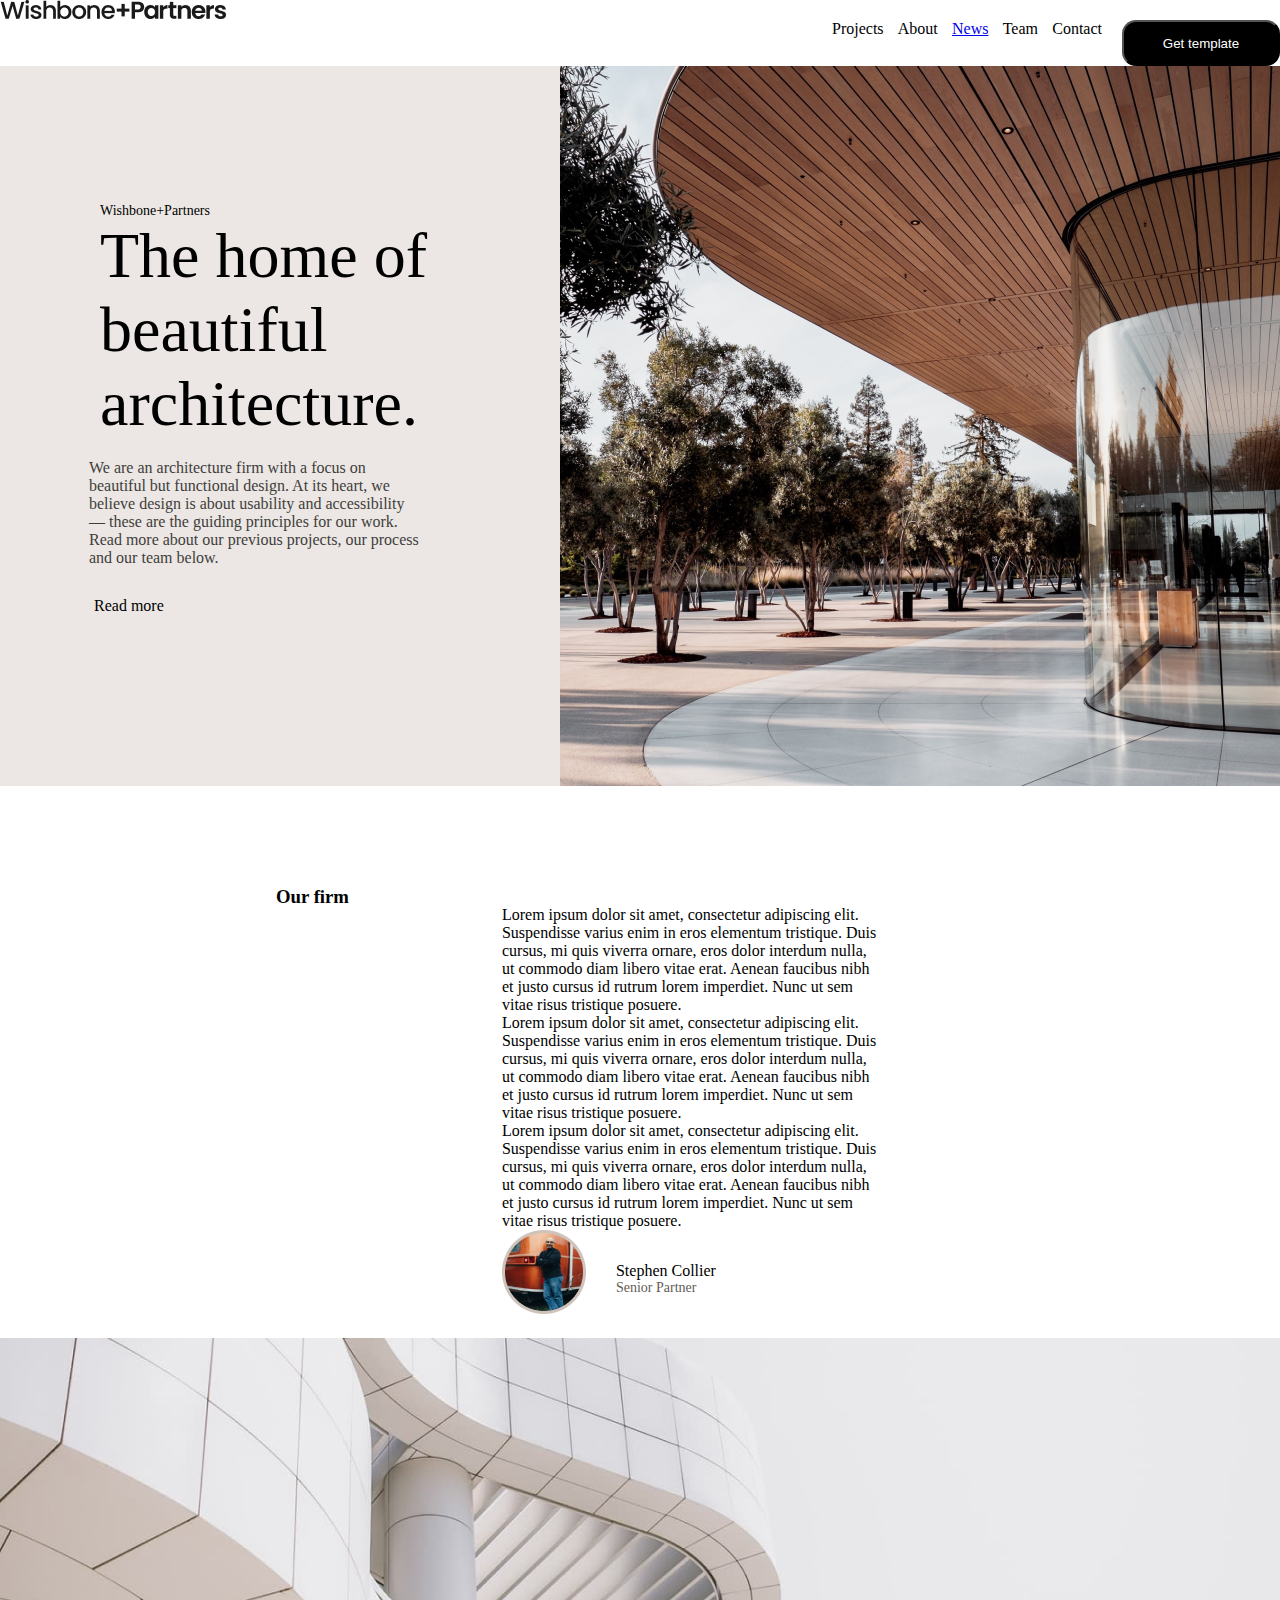
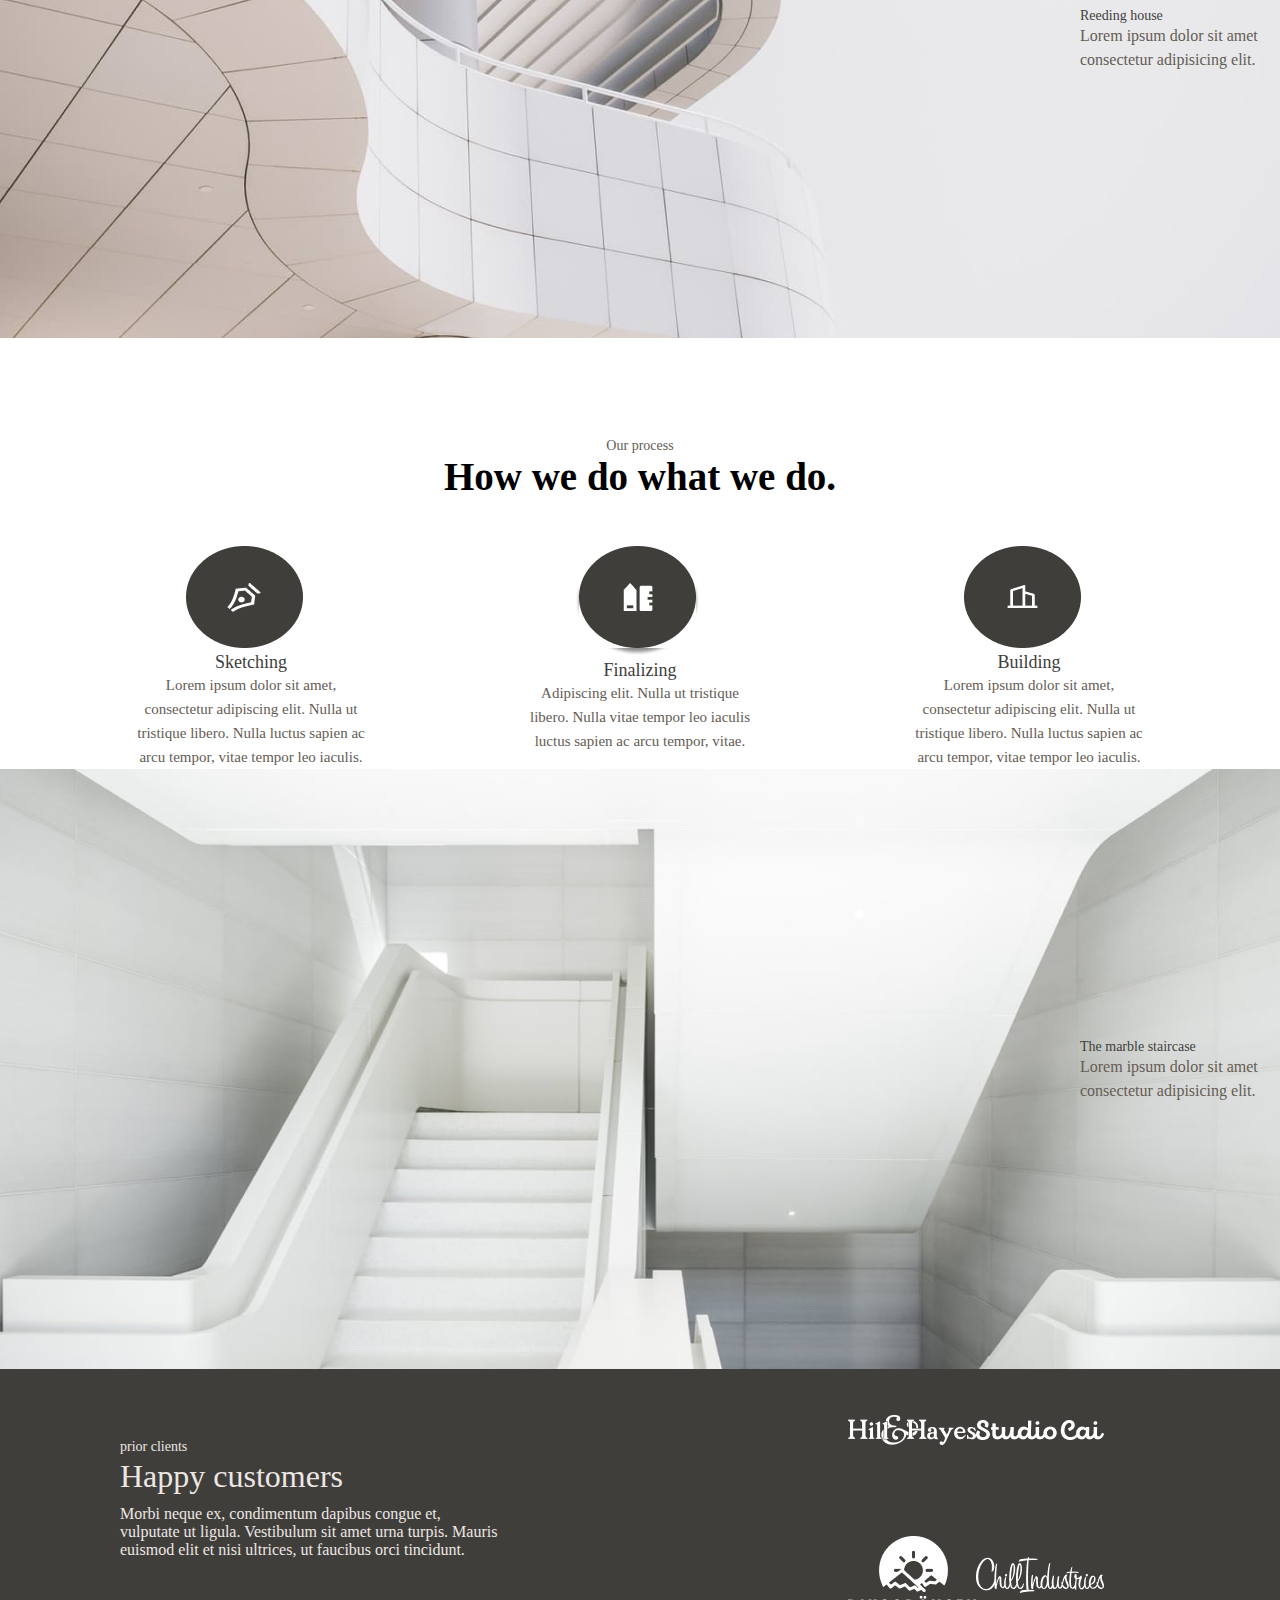
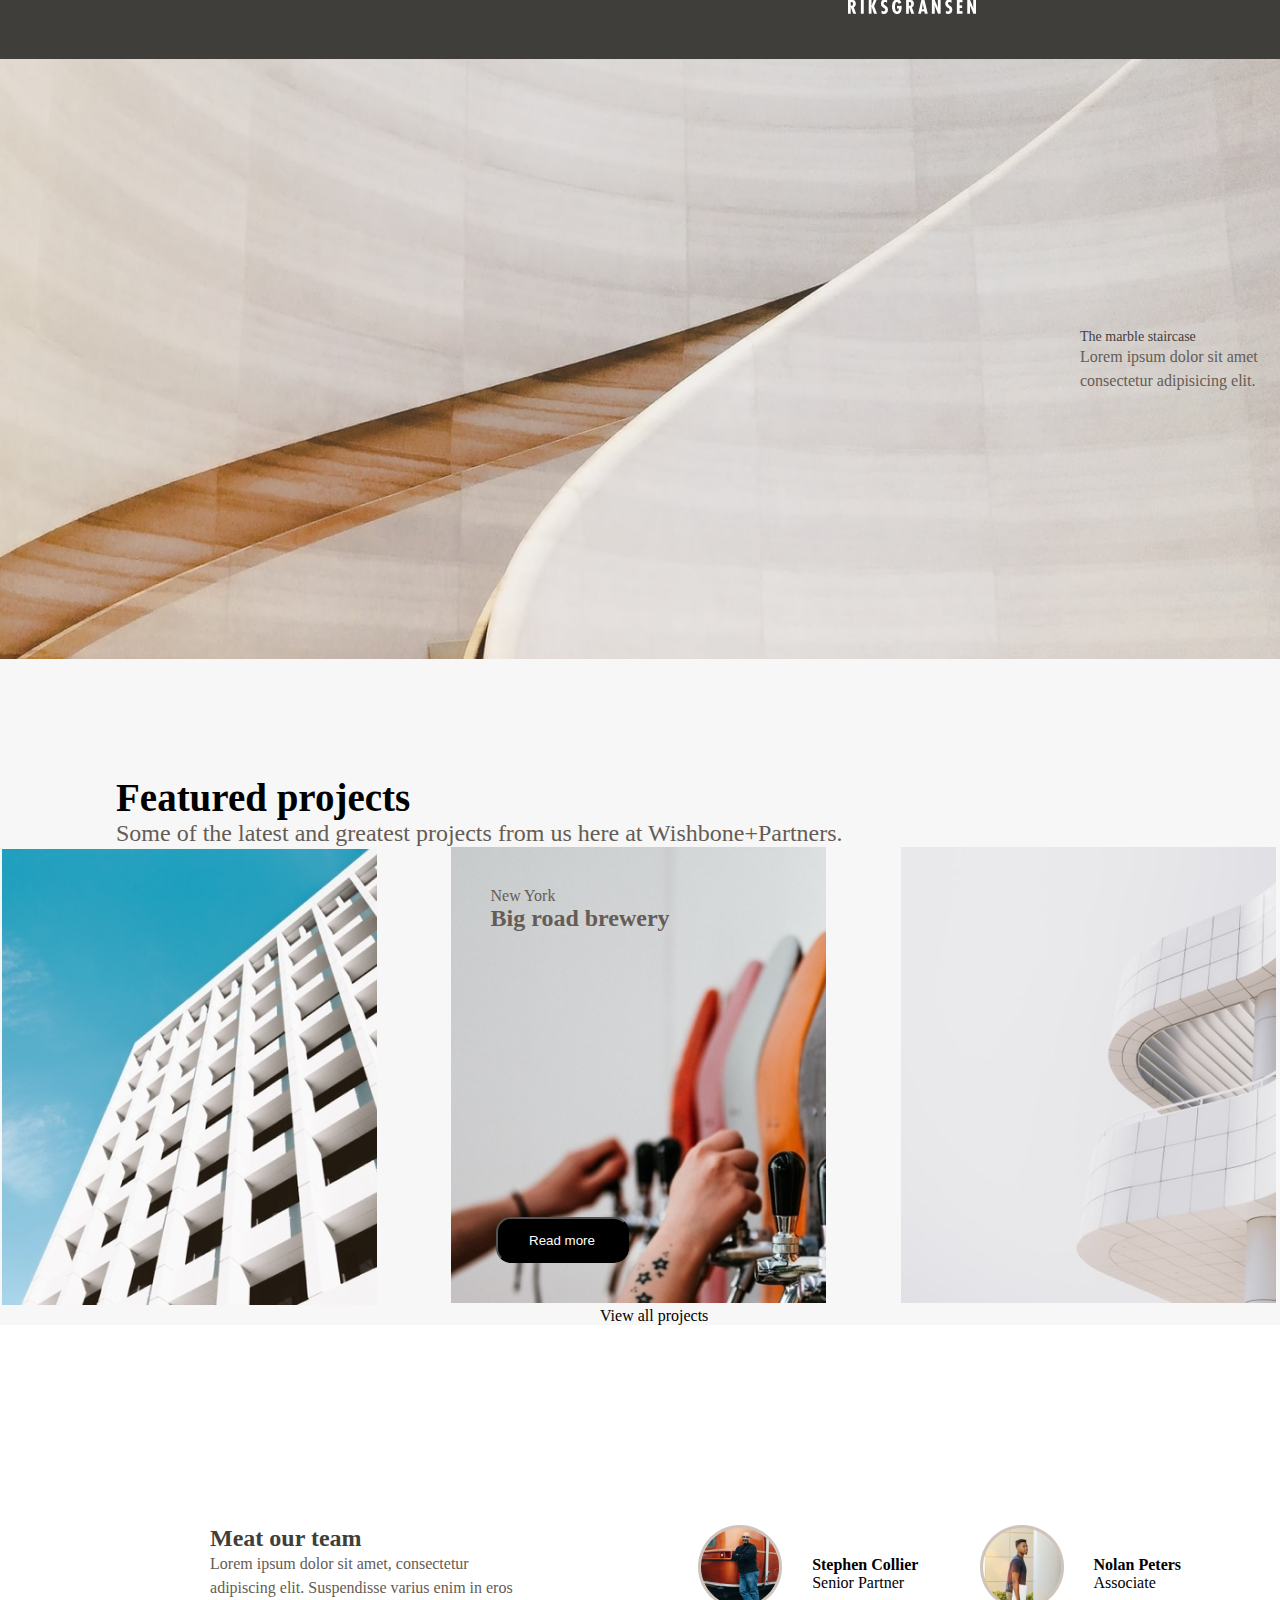
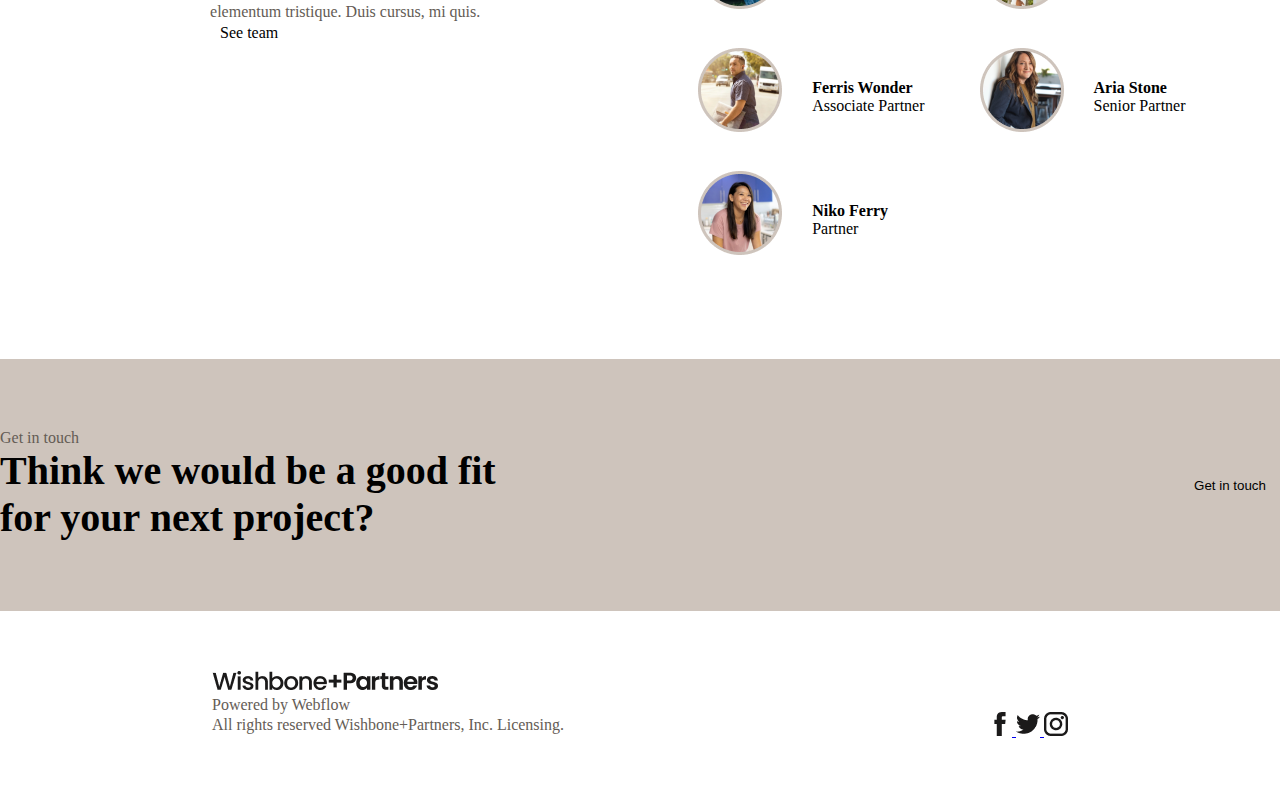
<file: index.html>
<!DOCTYPE html>
<html lang="en">
<head>
    <meta charset="UTF-8">
    <meta http-equiv="X-UA-Compatible" content="IE=edge">
    <meta name="viewport" content="width=device-width, initial-scale=1.0">
    <title>Document</title>
    <link rel="stylesheet" href="./css/styles.css">
   
</head>
<body>
    <header class="header">
        <div class="container">
        <div class="header__block">
            <div class="header__logo">
                <img src="./icons/Wishbone-Logotype-Dark.png" alt="">
            </div>
            <nav class="nav">
                <div class="header__nav">
            <ul class="nav__list">
                <li class="nav__list__item">Projects</li>
                <li class="nav__list__item">About</li>
                <li class="nav__list__item"> <a href="./catalog.html">News</a> </li>
                <li class="nav__list__item">Team</li>
                <li class="nav__list__item">Contact</li>
            </ul>
            <button class="header__btn">Get template</button>
                </div>
                <div class="hamburger">
                    <span></span>
                    <span></span>
                    <span></span>
                </div>
            </nav>  
        </div>
    </div>
</header>
    <!-- MAIN -->
    <main>
    <section class="promo">
    <div class="container">
        <div class="promo__block">
            <div class="promo__text">
                <p class="promo__subtitle">Wishbone+Partners</p>
                <h1 class="promo__title">The home of beautiful architecture.</h1>
                <div class="promo__descr">We are an architecture firm with a focus on beautiful but functional design. At its heart, we believe design is about usability and accessibility — these are the guiding principles for our work. Read more about our previous projects, our process and our team below.</div>
                    <a class="promo__btn" href="#">Read more</a>
            </div>
            <div class="promo__img">
                <img class="promo__img" src="./img/IMAGE.jpg" alt="">
            </div>
        </div>
    </div>
</section>

<section class="preview" id="preview">
    <div class="container">
        <div class="preview__wrapper">
            <h3 class="preview__title">Our firm</h3>
                <div class="preview__block">
                    <div class="preview__descr">
                        <p>Lorem ipsum dolor sit amet, consectetur adipiscing elit. Suspendisse varius enim in eros elementum tristique. Duis cursus, mi quis viverra ornare, eros dolor interdum nulla, ut commodo diam libero vitae erat. Aenean faucibus nibh et justo cursus id rutrum lorem imperdiet. Nunc ut sem vitae risus tristique posuere. </p>
                        <p>Lorem ipsum dolor sit amet, consectetur adipiscing elit. Suspendisse varius enim in eros elementum tristique. Duis cursus, mi quis viverra ornare, eros dolor interdum nulla, ut commodo diam libero vitae erat. Aenean faucibus nibh et justo cursus id rutrum lorem imperdiet. Nunc ut sem vitae risus tristique posuere.</p>
                        <p>Lorem ipsum dolor sit amet, consectetur adipiscing elit. Suspendisse varius enim in eros elementum tristique. Duis cursus, mi quis viverra ornare, eros dolor interdum nulla, ut commodo diam libero vitae erat. Aenean faucibus nibh et justo cursus id rutrum lorem imperdiet. Nunc ut sem vitae risus tristique posuere. </p>
                    </div>
                    <div class="preview__author">
                        <div class="preview__author__photo">
                            <img src="./img/IMAGE.png" alt="photo-owner">
                        </div>
                        <div class="preview__author__name">
                           <p class="preview__author__text">Stephen Collier</p>
                            <span class="preview__author__text_1">Senior Partner</span>
                        </div>
                    </div>
                </div>
            </div>
        </div>
    </section>

<section class="projects">
    <div class="projects__wrapper projects__wrapper__first">
        <div class="projects__descr_right">
            <p class="projects__subheader">Reeding house</p>
            <div class="projects__descr">
                Lorem ipsum dolor sit amet consectetur adipisicing elit.
            </div>
        </div>
    </div>
</section>

<section class="process">
    <div class="container">
        <div class="process__wrapper">
            <p class="process__subtitle">Our process</p>
            <h2 class="process__title">How we do what we do.</h2>
            <div class="process__block">
                <div class="process__items">
                    <div class="process__img">
                        <img src="./img/process1.png" alt="">
                    </div>
                    <p class="process__name">Sketching</p>
                    <div class="process__descr">
                        Lorem ipsum dolor sit amet, consectetur adipiscing elit. Nulla ut tristique libero. Nulla luctus sapien ac arcu tempor, vitae tempor leo iaculis.
                    </div>
                </div>
                <div class="process__items">
                    <div class="process__img">
                        <img src="./img/process2.png" alt="">
                    </div>
                    <p class="process__name">Finalizing</p>
                    <div class="process__descr">
                        Adipiscing elit. Nulla ut tristique libero. Nulla vitae tempor leo iaculis luctus sapien ac arcu tempor, vitae. 
                    </div>
                    </div>
                    <div class="process__items">
                        <div class="process__img">
                            <img src="./img/process3.png" alt="">
                        </div>
                        <p class="process__name">Building</p>
                        <div class="process__descr">
                            Lorem ipsum dolor sit amet, consectetur adipiscing elit. Nulla ut tristique libero. Nulla luctus sapien ac arcu tempor, vitae tempor leo iaculis.
                        </div>
                    </div>
                </div>
            </div>
        </div>
    </section>

    <section class="projects">
        <div class="projects__wrapper projects__wrapper__second">
            <div class="projects__descr_right">
                <p class="projects__subheader">The marble staircase</p>
                <div class="projects__descr">
                    Lorem ipsum dolor sit amet consectetur adipisicing elit.
                </div>
            </div>
        </div>
    </section>

    <section class="clients">
        <div class="container">
            <div class="clients__block">
                <div class="clients__report">
                    <p class="clients__subtitle">prior clients</p>
                    <h3 class="clients__title">Happy customers</h3>
                    <div class="clients__descr">
                        Morbi neque ex, condimentum dapibus congue et, vulputate ut ligula. Vestibulum sit amet urna turpis. Mauris euismod elit et nisi ultrices, ut faucibus orci tincidunt.
                    </div>
                </div>
                <div class="clients__list">
                    <img src="./img/logo1.png" alt="">
                    <img src="./img/logo2.png" alt="">
                    <img src="./img/logo3.png" alt="">
                    <img src="./img/logo4.png" alt="">
                </div>
            </div>
        </div>
    </section>

    <section class="projects">
        <div class="projects__wrapper projects__wrapper__third">
            <div class="projects__descr_left">
                <p class="projects__subheader">The marble staircase</p>
                <div class="projects__descr">
                    Lorem ipsum dolor sit amet consectetur adipisicing elit.
                </div>
            </div>
        </div>
    </section>

    <section class="featured" id="featured">
        <div class="featured__wrapper">
            <h2 class="featured__title">Featured projects</h2>
            <p class="featured__subtitle">Some of the latest and greatest projects from us here at Wishbone+Partners.</p>

            <div class="featured__list">
                <div class="featured__items">
                    <img class="featured__pr" src="./img/project1.png" alt="project 1">
                </div>

                <div class="featured__items featured__items__text">
                    <div class="featured__desc">
                        <p class="featured__desc__subtitle">New York</p>
                        <h2 class="featured__desc__title">Big road brewery</h2>
                    </div>
                    <div class="featured__desc__button">
                        <button class="button button__more">Read more</button>
                    </div>
                    <img class="featured__pr" src="./img/project2.png" alt="project2">
                </div>

                <div class="featured__items featured__items1">
                    <img class="featured__pr" src="./img/project3.png" alt="project3">
                </div>
            </div>
            <a class="button button__view featured__button" href="#">View all projects</a>
        </div>
    </section>

    <section class="team" id="team">
        <div class="wrapper">
            <div class="team__block">
                <div class="team__report">
                    <h2 class="team__title">Meat our team</h2>
                    <p class="team__descr">Lorem ipsum dolor sit amet, consectetur adipiscing elit. Suspendisse varius enim in eros elementum tristique. Duis cursus, mi quis.</p>
                    <a class="team__button" href="#"> See team</a>
                </div>

                <div class="team__preview">
                    <div class="preview__author">
                        <div class="preview__author__photo">
                            <img src="./img/IMAGE.png" alt="photo-owner">
                        </div>
                        <div class="preview__author__name">
                           <b>Stephen Collier</b> 
                            <span>Senior Partner</span>
                        </div>
                    </div>
                    <div class="preview__author">
                        <div class="preview__author__photo">
                            <img src="./img/nolan.png" alt="">
                        </div>
                        <div class="preview__author__name">
                          <b>Nolan Peters</b>  
                            <span>Associate</span>
                        </div>
                    </div>
                    <div class="preview__author">
                        <div class="preview__author__photo">
                            <img src="./img/ferris.png" alt="">
                        </div>
                        <div class="preview__author__name">
                          <b>Ferris Wonder  </b>                    <span>Associate Partner</span>
                            
                        </div>
                    </div>
                    <div class="preview__author">
                        <div class="preview__author__photo">
                            <img src="./img/aria.png" alt="">
                        </div>
                        <div class="preview__author__name">
                          <b>Aria Stone </b>                     <span>Senior Partner</span>
                            
                        </div>
                </div>
                <div class="preview__author">
                    <div class="preview__author__photo">
                        <img src="./img/niko.png" alt="">
                    </div>
                    <div class="preview__author__name">
                       <b>Niko  Ferry </b>                 <span>Partner</span>
                        
                    </div>
            </div>
            </div>
        </div>
    </section>

    <section class="touch" id="contactsas">
        <div class="wrapper">
            <div class="touch__block">
                <div class="touch__desc">
                    <p class="touch__subtitle">Get in touch</p>
                    <h2 class="touch__title">Think we would be a good fit for your next project?</h2>
                </div>
                <button class="button touch__button">Get in touch</button>
            </div>
        </div>
    </section>

    </main>
    <footer class="footer">
        <div class="footer__wrapper">
            <div class="footer__block">
                <div class="footer__desc">
                    <div class="footer__logo">
                        <img src="./icons/Wishbone-Logotype-Dark.png" alt="">
                    </div>
                    <p class="footer__desc">Powered by Webflow
                        <br>
                        All rights reserved Wishbone+Partners, Inc. Licensing.</p>
                    </div>
                    <div class="footer__social">
                        <a href="#" class="footer__social_link">
                            <img src="./icons/Frame.svg" alt="twitter"> </a>
                       
                        <a href="#" class="footer__social_link">
                            <img src="./icons/Frame.png" alt="inst"> </a>
                       
                        <a href="#" class="footer__social_link">
                            <img src="./icons/Frame (1).png" alt="fb"></a>
                        
                    </div>
                </div>
            </div>
        </footer>
</body>
</html>
</file>
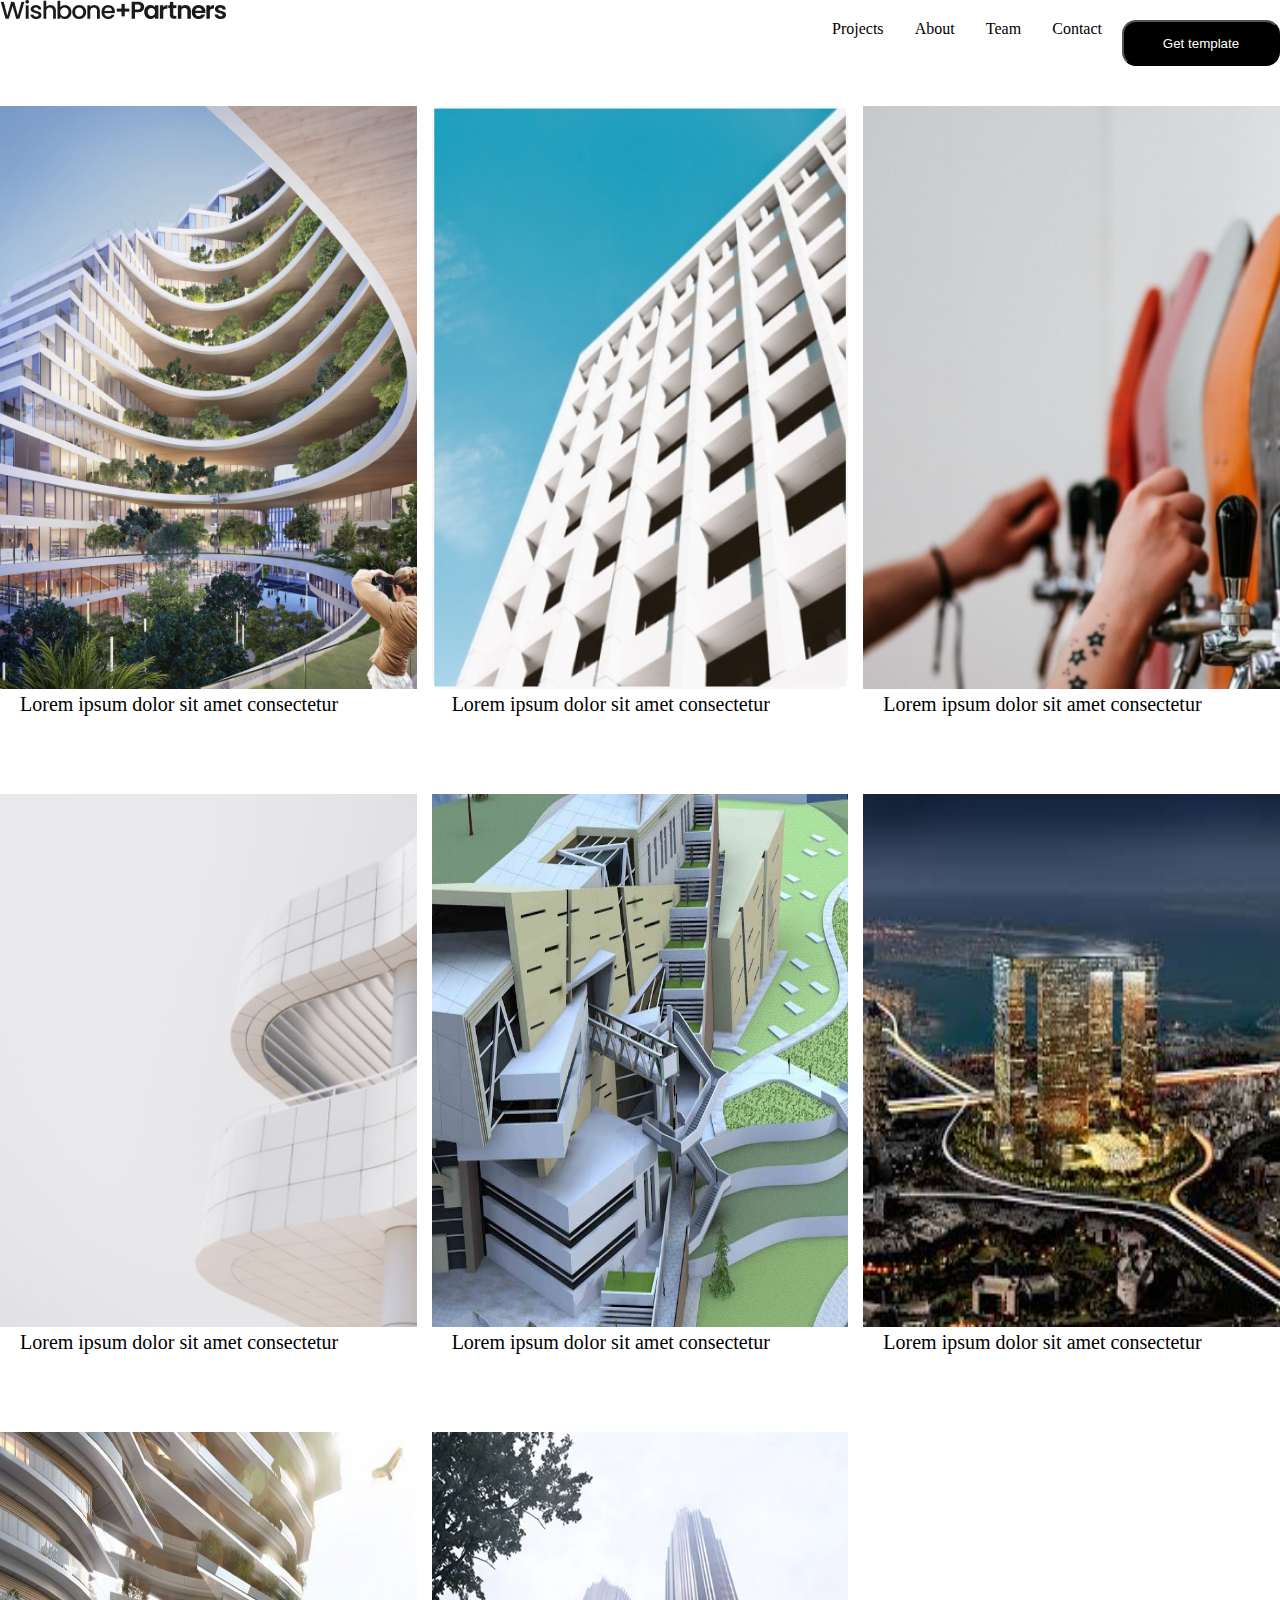
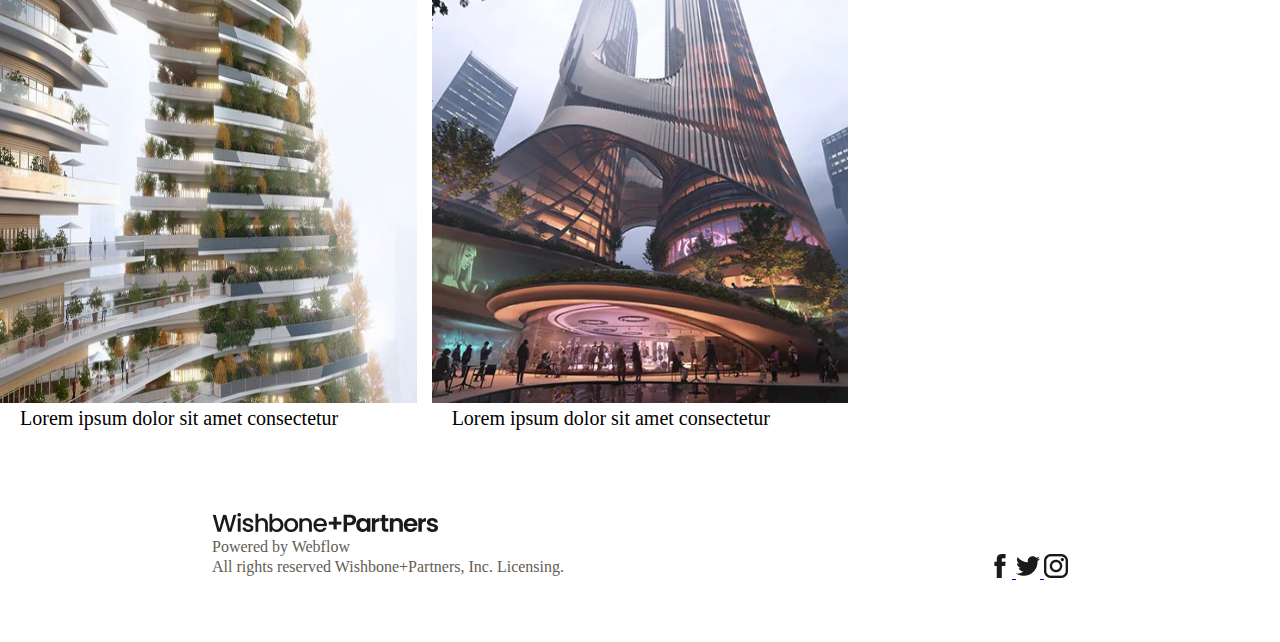
<file: catalog.html>
<!DOCTYPE html>
<html lang="en">
<head>
    <meta charset="UTF-8">
    <meta http-equiv="X-UA-Compatible" content="IE=edge">
    <meta name="viewport" content="width=device-width, initial-scale=1.0">
    <title>Document</title>
    <link rel="stylesheet" href="./css/styles.css">
</head>
<body>
    <header class="header">
        <div class="container">
        <div class="header__block">
            <div class="header__logo">
                <a href="./index.html"><img src="./icons/Wishbone-Logotype-Dark.png" alt=""></a>
            </div>
            <nav class="nav">
                <div class="header__nav">
            <ul class="nav__list">
                <li class="nav__list__item">Projects</li>
                <li class="nav__list__item">About</li>
                <li class="nav__list__item">Team</li>
                <li class="nav__list__item">Contact</li>
            </ul>
            <button class="header__btn">Get template</button>
                </div>
                <div class="hamburger">
                    <span></span>
                    <span></span>
                    <span></span>
                </div>
            </nav>  
        </div>
    </div>
</header>

<section class="catalog">
    <div class="catalog__blocks">
        <div class=" catalog__img__block catalog__img1">
           <a href="./project1.html"><img class="catalog__img" src="./img1/01_Ekspozita_Building_Render_Mario-Cucinella-Architects_full.jpg" alt=""></a> 
            <p class="catalog__descr">Lorem ipsum dolor sit amet consectetur</p>
        </div>

        <div class=" catalog__img__block catalog__img2">
           <a href="./project1.html"><img class="catalog__img" src="./img/project1.png" alt="" ></a> 
            <p class="catalog__descr">Lorem ipsum dolor sit amet consectetur</p>
        </div>

        <div class=" catalog__img__block catalog__img3">
           <a href="./project1.html"><img class="catalog__img" src="./img/project2.png" alt="" ></a> 
            <p class="catalog__descr">Lorem ipsum dolor sit amet consectetur</p>
        </div>

        <div class=" catalog__img__block catalog__img4">
            <a href="./project1.html"><img class="catalog__img" src="./img/project3.png" alt="" ></a>
            <p class="catalog__descr">Lorem ipsum dolor sit amet consectetur</p>
        </div>

        <div class=" catalog__img__block catalog__img5">
           <a href="./project1.html"><img class="catalog__img" src="./img1/8204c1140a1d524dc471d33cbef8c590.jpg" alt="" ></a> 
            <p class="catalog__descr">Lorem ipsum dolor sit amet consectetur</p>
        </div>

        <div class=" catalog__img__block catalog__img6">
            <a href="./project1.html"><img class="catalog__img" src="./img1/images.jpg" alt="" ></a>
            <p class="catalog__descr">Lorem ipsum dolor sit amet consectetur</p>
        </div>

        <div class=" catalog__img__block catalog__img7">
           <a href="./project1.html"><img class="catalog__img" src="./img1/1639210216.jpg" alt="" ></a> 
            <p class="catalog__descr">Lorem ipsum dolor sit amet consectetur</p>
        </div>

        <div class=" catalog__img__block catalog__img8">
           <a href="./project1.html"><img class="catalog__img" src="./img1/preview8b01d561badfdf417a36446049529bbd.webp" alt="" ></a> 
            <p class="catalog__descr">Lorem ipsum dolor sit amet consectetur</p>
        </div>

        
    </div>

    
</section>

    <footer class="footer">
        <div class="footer__wrapper">
            <div class="footer__block">
                <div class="footer__desc">
                    <div class="footer__logo">
                        <img src="./icons/Wishbone-Logotype-Dark.png" alt="">
                    </div>
                    <p class="footer__desc">Powered by Webflow
                        <br>
                        All rights reserved Wishbone+Partners, Inc. Licensing.</p>
                    </div>
                    <div class="footer__social">
                        <a href="#" class="footer__social_link">
                            <img src="./icons/Frame.svg" alt="twitter"> </a>
                    
                        <a href="#" class="footer__social_link">
                            <img src="./icons/Frame.png" alt="inst"> </a>
                    
                        <a href="#" class="footer__social_link">
                            <img src="./icons/Frame (1).png" alt="fb"></a>
                        
                    </div>
                </div>
            </div>
        </footer>
</body>
</html>
</file>
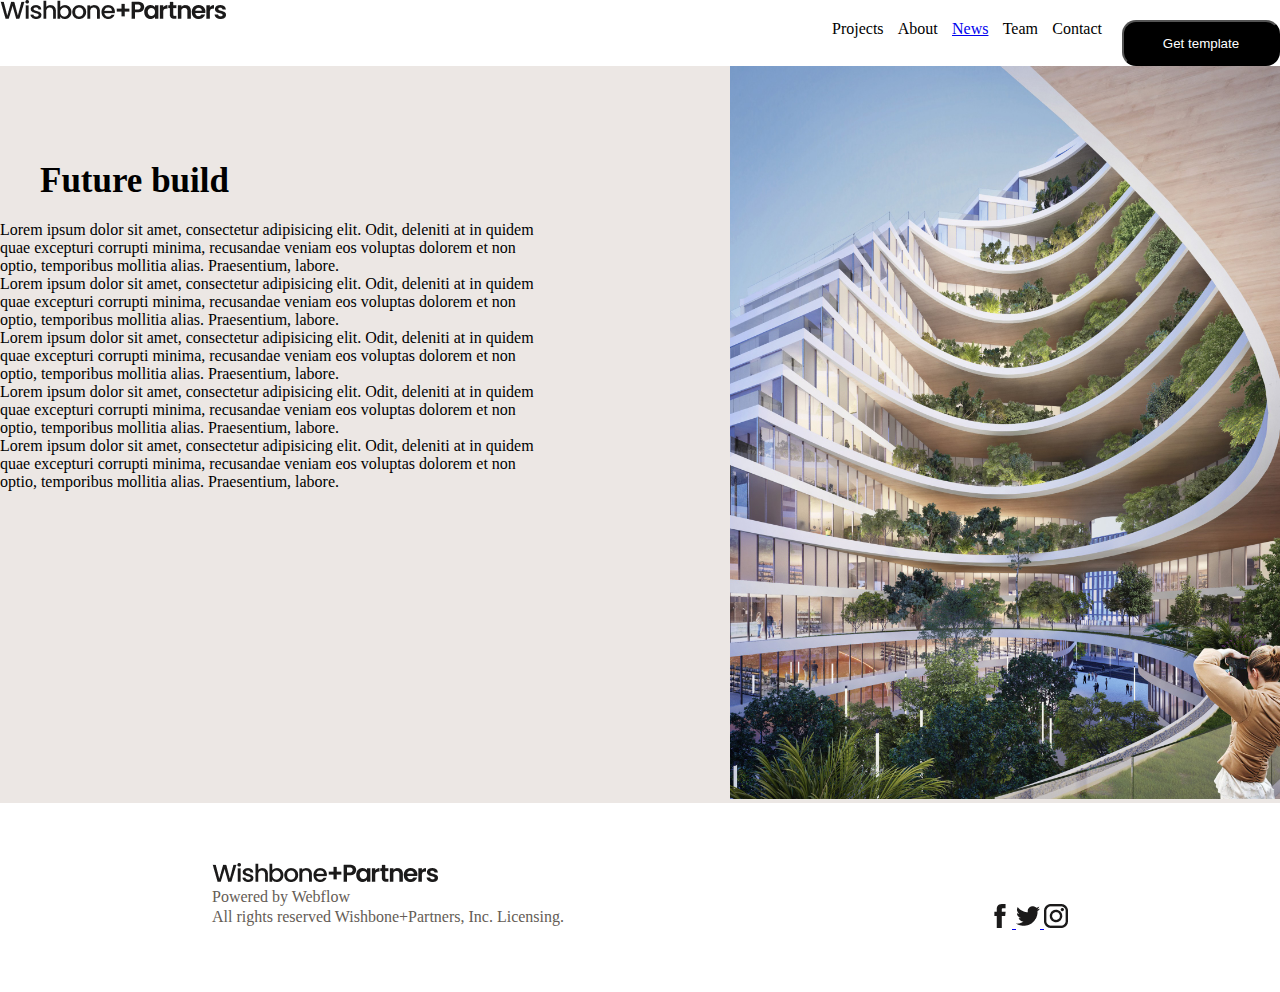
<file: project1.html>
<!DOCTYPE html>
<html lang="en">
<head>
    <meta charset="UTF-8">
    <meta http-equiv="X-UA-Compatible" content="IE=edge">
    <meta name="viewport" content="width=device-width, initial-scale=1.0">
    <title>Document</title>
    <link rel="stylesheet" href="./css/styles.css">
</head>
<body>
    <header class="header">
        <div class="container">
        <div class="header__block">
            <div class="header__logo">
                <img src="./icons/Wishbone-Logotype-Dark.png" alt="">
            </div>
            <nav class="nav">
                <div class="header__nav">
            <ul class="nav__list">
                <li class="nav__list__item">Projects</li>
                <li class="nav__list__item">About</li>
                <li class="nav__list__item"> <a href="/catalog.html">News</a> </li>
                <li class="nav__list__item">Team</li>
                <li class="nav__list__item">Contact</li>
            </ul>
            <button class="header__btn">Get template</button>
                </div>
                <div class="hamburger">
                    <span></span>
                    <span></span>
                    <span></span>
                </div>
            </nav>  
        </div>
    </div>
</header>

    <section class="descr">
        <div class="container">
            <div class="descr__block">
                <div class="descr__item">
                    <h3 class="descr__title">Future build</h3>
                    <p class="descr__text">Lorem ipsum dolor sit amet, consectetur adipisicing elit. Odit, deleniti at in quidem quae excepturi corrupti minima, recusandae veniam eos voluptas dolorem et non optio, temporibus mollitia alias. Praesentium, labore. <br> Lorem ipsum dolor sit amet, consectetur adipisicing elit. Odit, deleniti at in quidem quae excepturi corrupti minima, recusandae veniam eos voluptas dolorem et non optio, temporibus mollitia alias. Praesentium, labore. <br> Lorem ipsum dolor sit amet, consectetur adipisicing elit. Odit, deleniti at in quidem quae excepturi corrupti minima, recusandae veniam eos voluptas dolorem et non optio, temporibus mollitia alias. Praesentium, labore. <br> Lorem ipsum dolor sit amet, consectetur adipisicing elit. Odit, deleniti at in quidem quae excepturi corrupti minima, recusandae veniam eos voluptas dolorem et non optio, temporibus mollitia alias. Praesentium, labore. <br> Lorem ipsum dolor sit amet, consectetur adipisicing elit. Odit, deleniti at in quidem quae excepturi corrupti minima, recusandae veniam eos voluptas dolorem et non optio, temporibus mollitia alias. Praesentium, labore.</p>
                </div>
                <div class="descr__item1">
                    <img class="descr__img" src="./img1/01_Ekspozita_Building_Render_Mario-Cucinella-Architects_full.jpg"  alt="">
                </div>
            </div>
        </div>
       
    </section>
    <footer class="footer">
        <div class="footer__wrapper">
            <div class="footer__block">
                <div class="footer__desc">
                    <div class="footer__logo">
                        <img src="./icons/Wishbone-Logotype-Dark.png" alt="">
                    </div>
                    <p class="footer__desc">Powered by Webflow
                        <br>
                        All rights reserved Wishbone+Partners, Inc. Licensing.</p>
                    </div>
                    <div class="footer__social">
                        <a href="#" class="footer__social_link">
                            <img src="./icons/Frame.svg" alt="twitter"> </a>
                    
                        <a href="#" class="footer__social_link">
                            <img src="./icons/Frame.png" alt="inst"> </a>
                    
                        <a href="#" class="footer__social_link">
                            <img src="./icons/Frame (1).png" alt="fb"></a>
                        
                    </div>
                </div>
            </div>
        </footer>
</body>
</html>
</file>
<file: css/styles.css>
* {
  margin: 0;
  padding: 0;
  box-sizing: border-box;
}

.container {
  margin: 0 auto;
  max-width: 1440px;
}

.header__block {
  display: flex;
  justify-content: space-between;
}
.header__logo {
  width: 225px;
  height: 19px;
}
.header__nav {
  padding-top: 5px;
  display: flex;
  justify-content: space-between;
  padding-top: 20px;
}
.header__btn {
  background-color: black;
  color: white;
  width: 158px;
  height: 46px;
  border-radius: 14px;
}

.nav__list {
  display: flex;
  justify-content: space-between;
  list-style-type: none;
  width: 270px;
  margin-right: 20px;
}

.promo {
  background-color: #ECE7E4;
}
.promo__img {
  width: 720px;
  height: 720px;
}
.promo__block {
  display: flex;
  justify-content: baseline;
}
.promo__subtitle {
  font-size: 14px;
  padding-top: 137px;
  padding-left: 100px;
}
.promo__title {
  padding-left: 100px;
  margin: 0px;
  font-size: 64px;
  font-weight: 400;
}
.promo__descr {
  padding-left: 89px;
  font-size: 16px;
  width: 420px;
  padding-top: 18px;
  color: #403E3B;
}
.promo__btn {
  display: block;
  padding-left: 94px;
  padding-top: 30px;
  text-decoration: none;
  color: black;
}

.preview__wrapper {
  display: flex;
  justify-content: center;
  margin-top: 100px;
  margin-right: 20px;
}
.preview__block {
  width: 502px;
  margin-bottom: 20px;
  margin-left: 133px;
}
.preview__descr {
  padding-left: 20px;
  padding-top: 20px;
  width: 400px;
}
.preview__author {
  padding-left: 20px;
  display: flex;
  justify-content: start;
  align-items: center;
}
.preview__author__photo {
  margin-right: 30px;
}
.preview__author__name {
  display: flex;
  flex-direction: column;
  margin-top: 10px;
}
.preview__author__text {
  margin-bottom: 0px;
}
.preview__author__text_1 {
  color: #645C55;
  font-size: 14px;
}

.projects__wrapper {
  min-height: 600px;
  position: relative;
}
.projects__wrapper__first {
  background: url(../img/bcg_1.jpg) center center/cover no-repeat;
}
.projects__wrapper__second {
  background: url(../img/bcg_2.png) center center/cover no-repeat;
}
.projects__wrapper__third {
  background: url(../img/bcg_3.png) center center/cover no-repeat;
}
.projects__subheader {
  font-size: 14px;
  padding-top: 270px;
  padding-left: 1080px;
  color: #403E3B;
}
.projects__descr {
  font-size: 16px;
  padding-left: 1080px;
  color: #645C55;
  line-height: 24px;
}

.process__subtitle {
  text-align: center;
  font-size: 14px;
  color: #645C55;
  padding-top: 100px;
}
.process__title {
  text-align: center;
  font-size: 39px;
  margin: 0;
}
.process__block {
  display: flex;
  justify-content: space-between;
  padding-top: 47px;
  padding-left: 136px;
  padding-right: 136px;
}
.process__item {
  margin-right: 16px;
}
.process__img {
  padding-left: 50px;
}
.process__name {
  text-align: center;
  font-size: 18px;
  color: #403E3B;
}
.process__descr {
  font-size: 15px;
  line-height: 24px;
  width: 230px;
  text-align: center;
  color: #645C55;
}

.clients {
  background-color: #403E3B;
  padding: 0px;
  margin: 0px;
}
.clients__report {
  padding-left: 120px;
  padding-top: 70px;
}
.clients__title {
  margin: 0px;
  padding-top: 3px;
  color: #ECE7E4;
  font-weight: 400;
  font-size: 32px;
}
.clients__subtitle {
  margin: 0px;
  color: #ECE7E4;
  font-size: 14px;
  font-weight: 400;
}
.clients__descr {
  color: #ECE7E4;
  padding-top: 10px;
  width: 380px;
  padding-bottom: 70px;
}
.clients__block {
  display: flex;
  justify-content: space-between;
}
.clients__list {
  display: grid;
  grid-template-columns: 1fr 1fr;
  grid-template-rows: auto;
  padding-right: 200px;
  align-items: center;
  width: 432px;
  height: 290px;
}

.featured {
  background-color: #F7F7F7;
}
.featured__title {
  font-size: 39px;
  margin: 0px;
  padding-top: 116px;
  padding-left: 116px;
}
.featured__subtitle {
  font-size: 24px;
  padding-left: 116px;
  color: #645C55;
}
.featured__list {
  display: flex;
  justify-content: space-between;
}
.featured__items {
  width: 379px;
  height: 460px;
}
.featured__items__text {
  position: relative;
}
.featured__desc {
  position: absolute;
  padding-top: 40px;
  padding-left: 40px;
  color: #645C55;
}
.featured__desc__title {
  margin: 0px;
}
.featured__desc__subtitle {
  margin: 0px;
}
.featured__desc__button {
  position: absolute;
  margin-top: 370px;
  margin-left: 45px;
}
.featured__button {
  text-decoration: none;
  color: black;
  padding-left: 600px;
}

.button__more {
  background-color: black;
  color: white;
  border-radius: 15px;
  width: 133px;
  height: 46px;
}

.team {
  padding-top: 200px;
}
.team__block {
  padding-left: 136px;
  display: flex;
  justify-content: space-around;
}
.team__descr {
  width: 320px;
  line-height: 24px;
  color: #645C55;
}
.team__title {
  color: #403E3B;
}
.team__button {
  text-decoration: none;
  margin-left: 10px;
  color: black;
}
.team__preview {
  display: grid;
  grid-template-columns: 1fr 1fr;
  gap: 35px;
}

.touch {
  background-color: #CEC4BC;
  margin-top: 100px;
}
.touch__desc {
  padding-top: 70px;
  padding-bottom: 70px;
}
.touch__subtitle {
  margin: 0;
  color: #645C55;
}
.touch__title {
  margin: 0;
  font-size: 40px;
  width: 530px;
}
.touch__button {
  border: 0px;
  background-color: #CEC4BC;
  width: 100px;
}
.touch__block {
  display: flex;
  justify-content: space-between;
}

.footer__wrapper {
  padding-top: 60px;
  padding-bottom: 60px;
}
.footer__desc {
  color: #645C55;
  line-height: 20px;
}
.footer__block {
  display: flex;
  justify-content: space-around;
}
.footer__social {
  margin-top: 40px;
}

@media (max-width: 1200px) {
  .container {
    max-width: 960px;
  }
  .promo__img {
    width: 500px;
    height: auto;
  }
  .promo__subtitle {
    padding-top: 40px;
    padding-left: 0;
  }
  .promo__title {
    padding-left: 0;
  }
  .promo__descr {
    padding-left: 0;
  }
  .promo__btn {
    padding-left: 0;
  }
  .touch__desc {
    padding-left: 50px;
  }
  .projects__descr {
    padding-left: 980px;
  }
  .projects__subheader {
    padding-left: 980px;
  }
}
@media (max-width: 992px) {
  .container {
    max-width: 720px;
  }
  .header__nav {
    margin-left: 70px;
  }
  .preview__title {
    width: 80px;
  }
  .projects__descr {
    padding-left: 760px;
  }
  .projects__subheader {
    padding-left: 760px;
  }
  .promo__title {
    font-size: 54px;
  }
  .promo__img {
    width: 427px;
    height: auto;
  }
  .promo__subtitle {
    padding-top: 40px;
    padding-left: 0;
  }
  .promo__title {
    padding-left: 0;
  }
  .promo__descr {
    padding-left: 0;
  }
  .promo__btn {
    padding-left: 0;
  }
  .process__block {
    padding-left: 0;
    padding-right: 0;
  }
  .process__wrapper {
    width: 100%;
  }
  .featured__list {
    justify-content: space-around;
  }
  .featured__desc__button {
    margin-top: 330px;
  }
  .featured__pr {
    width: 313px;
    height: auto;
  }
  .featured__items {
    height: 400px;
    width: 300px;
  }
  .featured__button {
    padding-left: 0;
    margin-left: 50%;
  }
  .touch__desc {
    padding-left: 50px;
  }
  .clients__list {
    padding-right: 0;
    width: 255px;
    margin-left: 80px;
  }
  .clients__block {
    width: 550px;
  }
  .clients__report {
    padding-left: 0;
  }
}
@media (max-width: 768px) {
  .container {
    max-width: 540px;
  }
  .catalog__img {
    width: 260px;
    height: auto;
  }
  .catalog__img img {
    width: 100%;
  }
  .catalog__blocks {
    grid-template-columns: 1fr 1fr;
  }
  .header__logo {
    width: 157px;
  }
  .header__btn {
    width: 100px;
  }
  .nav {
    display: none;
  }
  .promo {
    width: 118%;
  }
  .promo__img {
    display: none;
  }
  .promo__subtitle {
    padding-left: 0;
    padding-top: 40px;
  }
  .promo__title {
    padding-left: 0;
    font-size: 50px;
  }
  .promo__descr {
    padding-left: 0;
  }
  .preview {
    width: 118%;
  }
  .preview__wrapper {
    flex-direction: column;
  }
  .preview__block {
    margin-left: 20px;
  }
  .projects {
    width: 118%;
  }
  .projects__subheader {
    padding-left: 325px;
  }
  .projects__descr {
    padding-left: 325px;
    width: 179px;
  }
  .projects {
    width: 118%;
  }
  .projects__subheader {
    padding-left: 560px;
    margin-top: 0;
  }
  .projects__descr {
    padding-left: 560px;
  }
  .process {
    width: 118%;
  }
  .process__block {
    padding-left: 150px;
    flex-direction: column;
    align-items: center;
  }
  .process__subtitle {
    padding-left: 10px;
  }
  .process__title {
    width: 500px;
    padding-left: 30px;
  }
  .clients {
    width: 118%;
  }
  .clients__report {
    padding-left: 60px;
  }
  .clients__block {
    flex-direction: column;
    align-items: center;
  }
  .clients__list {
    padding-left: 130px;
    padding-right: 0px;
  }
  .featured {
    width: 118%;
  }
  .featured__list {
    flex-direction: column;
    align-items: center;
  }
  .featured__button {
    padding-left: 300px;
  }
  .featured__items1 {
    display: none;
  }
  .team {
    width: 118%;
  }
  .team__block {
    flex-direction: column;
    padding-left: 90px;
  }
  .team__report {
    margin-bottom: 60px;
  }
  .touch {
    width: 118%;
  }
  .touch__title {
    font-size: 30px;
  }
  .footer__block {
    flex-direction: column;
    align-items: center;
  }
  .descr__block {
    padding: 0;
    flex-direction: column;
  }
  .descr__item {
    padding-left: 0;
  }
  .descr__img {
    width: 450px;
  }
}
@media (max-width: 576px) {
  .container {
    max-width: 360px;
  }
  .header {
    width: 100%;
  }
  .header__logo {
    padding-top: 5px;
    padding-bottom: 10px;
  }
  .promo {
    width: 100%;
  }
  .promo__descr {
    width: 95%;
    margin-left: 10px;
  }
  .promo__title {
    font-size: 37px;
    margin-left: 10px;
  }
  .promo__btn {
    padding-bottom: 20px;
  }
  .projects {
    width: 100%;
  }
  .projects__subheader {
    padding-left: 180px;
  }
  .projects__descr {
    padding-left: 180px;
  }
  .process {
    width: 100%;
  }
  .process__title {
    padding-left: 0;
    font-size: 30px;
    width: 390px;
  }
  .process__items {
    margin-bottom: 30px;
  }
  .featured {
    width: 100%;
  }
  .featured__list {
    flex-direction: column;
  }
  .featured__title {
    padding-left: 35px;
    width: 82%;
  }
  .featured__subtitle {
    padding-left: 35px;
    width: 80%;
  }
  .featured__button {
    padding-left: 240px;
  }
  .preview {
    width: 100%;
  }
  .preview__author__name {
    width: 110px;
  }
  .preview__block {
    width: 400px;
  }
  .preview__descr {
    width: 80%;
  }
  .team {
    padding-top: 50px;
    width: 100%;
  }
  .team__preview {
    display: flex;
    flex-direction: column;
  }
  .team__block {
    padding-left: 30px;
  }
  .clients {
    width: 100%;
  }
  .clients__list {
    padding-left: 90px;
  }
  .touch {
    width: 100%;
  }
  .touch__block {
    flex-direction: column;
    align-items: center;
  }
  .touch__button {
    height: 50px;
  }
  .touch__title {
    width: 337px;
  }
  .footer {
    width: 100%;
  }
}
.catalog__blocks {
  display: grid;
  grid-template-columns: 1fr 1fr 1fr;
  gap: 15px;
}
.catalog__img__block {
  padding-bottom: 50px;
  padding-top: 40px;
  overflow: hidden;
}
.catalog__descr {
  font-size: 20px;
  margin-left: 20px;
}
.catalog__img {
  width: 100%;
  height: 100%;
  transition: transform 0.4s;
}
.catalog__img__block:hover .catalog__img {
  transform: scale(1.1);
}

.descr {
  background-color: #ECE7E4;
}
.descr__item {
  padding-top: 95px;
}
.descr__item {
  padding-top: 0px;
  padding-top: 95px;
}
.descr__item1 {
  display: inline-block;
}
.descr__img {
  max-width: 550px;
  height: auto;
}
.descr__img img {
  width: 100%;
}
.descr__block {
  display: flex;
  justify-content: space-between;
  gap: 20px;
  padding-bottom: 0;
}
.descr__title {
  font-size: 35px;
  padding-left: 40px;
  padding-bottom: 20px;
}
.descr__text {
  font-size: 16px;
  max-width: 550px;
}/*# sourceMappingURL=styles.css.map */
</file>
